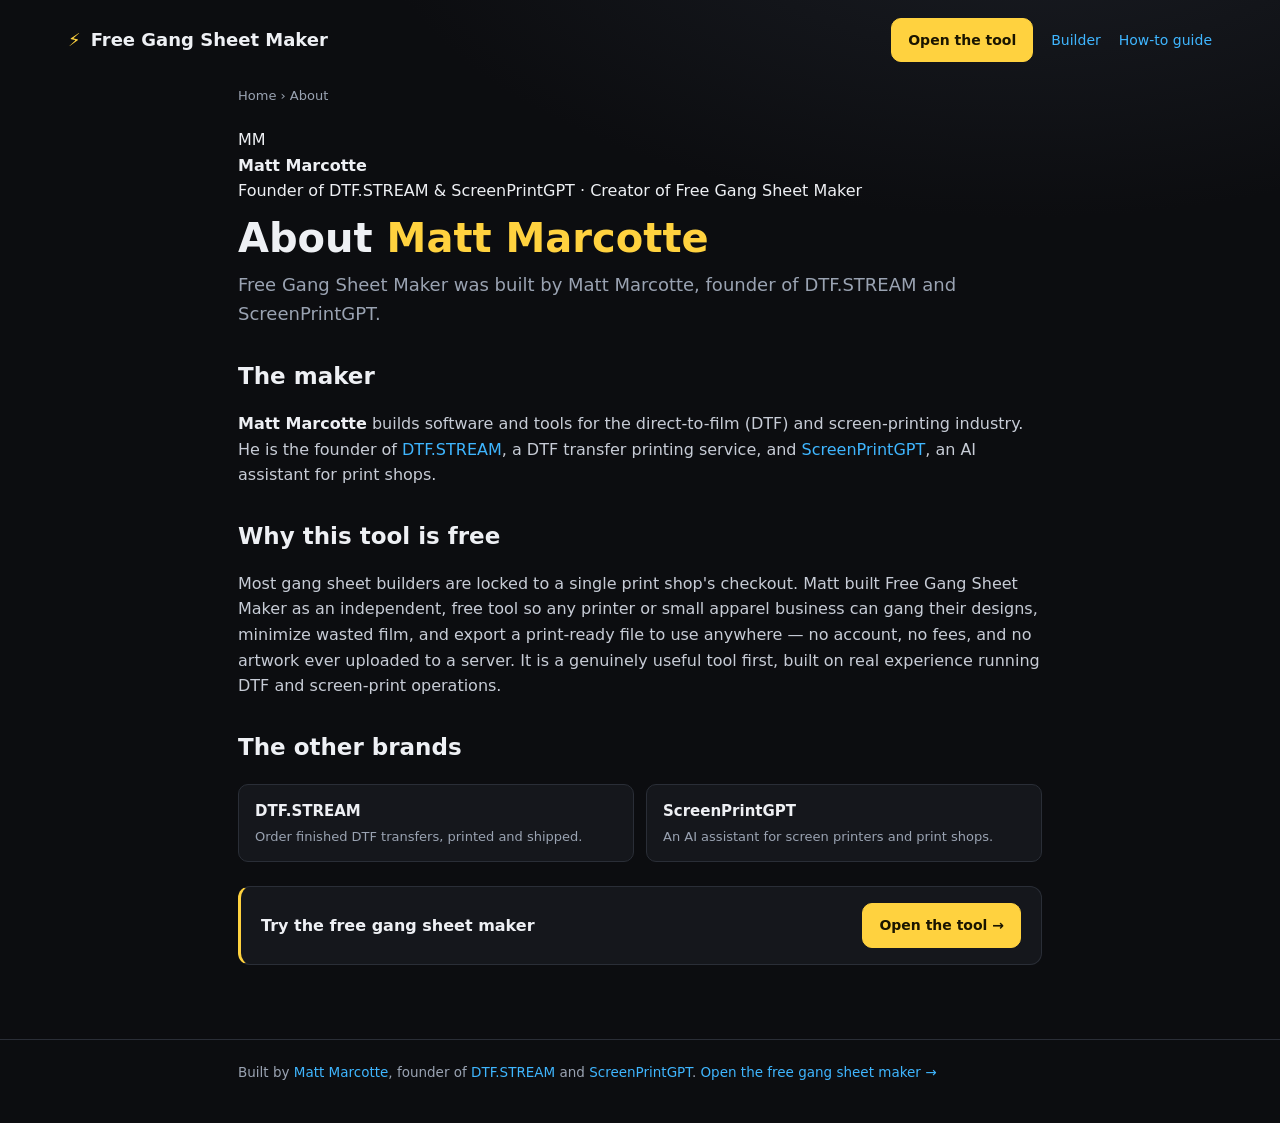
<file: about/index.html>
<!DOCTYPE html>
<html lang="en">
<head>
<meta charset="UTF-8">
<meta name="viewport" content="width=device-width, initial-scale=1.0">
<meta name="google-site-verification" content="frzpiK3cU0z96QrZsSryiQnz0ybhUMakPkOiSBQosBs">

<!-- Google Analytics 4 (gtag.js) -->
<script>
(function(){
  var GA_ID="G-ZG8477726M";
  if(!/^G-[A-Z0-9]{6,}$/.test(GA_ID)) return;
  var s=document.createElement('script');
  s.async=true; s.src="https://www.googletagmanager.com/gtag/js?id="+GA_ID;
  document.head.appendChild(s);
  window.dataLayer=window.dataLayer||[];
  window.gtag=function(){dataLayer.push(arguments);};
  gtag('js', new Date());
  gtag('config', GA_ID);
})();
</script>

<title>About — Matt Marcotte, Maker of Free Gang Sheet Maker</title>
<meta name="description" content="Free Gang Sheet Maker was built by Matt Marcotte, founder of DTF.STREAM and ScreenPrintGPT. Learn about the maker and why the tool is free for the DTF and screen-printing community.">
<meta name="author" content="Matt Marcotte">
<meta name="robots" content="index, follow, max-image-preview:large">
<meta name="theme-color" content="#0c0d10">
<link rel="canonical" href="https://freegangsheetmaker.com/about/">
<link rel="icon" href="/favicon.svg" type="image/svg+xml">

<meta property="og:type" content="profile">
<meta property="profile:first_name" content="Matt">
<meta property="profile:last_name" content="Marcotte">
<meta property="og:site_name" content="Free Gang Sheet Maker">
<meta property="og:title" content="About — Matt Marcotte, Maker of Free Gang Sheet Maker">
<meta property="og:description" content="Free Gang Sheet Maker was built by Matt Marcotte, founder of DTF.STREAM and ScreenPrintGPT.">
<meta property="og:url" content="https://freegangsheetmaker.com/about/">
<meta property="og:image" content="https://freegangsheetmaker.com/og-image.png">
<meta name="twitter:card" content="summary_large_image">
<meta name="twitter:title" content="About — Matt Marcotte, Maker of Free Gang Sheet Maker">
<meta name="twitter:description" content="Built by Matt Marcotte, founder of DTF.STREAM and ScreenPrintGPT.">
<meta name="twitter:image" content="https://freegangsheetmaker.com/og-image.png">

<script type="application/ld+json">
{
  "@context": "https://schema.org",
  "@graph": [
    {
      "@type": "BreadcrumbList",
      "itemListElement": [
        { "@type": "ListItem", "position": 1, "name": "Free Gang Sheet Maker", "item": "https://freegangsheetmaker.com/" },
        { "@type": "ListItem", "position": 2, "name": "About", "item": "https://freegangsheetmaker.com/about/" }
      ]
    },
    {
      "@type": "ProfilePage",
      "url": "https://freegangsheetmaker.com/about/",
      "name": "About Matt Marcotte",
      "mainEntity": { "@id": "https://freegangsheetmaker.com/#matt" }
    },
    {
      "@type": "Person",
      "@id": "https://freegangsheetmaker.com/#matt",
      "name": "Matt Marcotte",
      "url": "https://marcotte.ink/",
      "jobTitle": "Founder",
      "description": "Matt Marcotte is the founder of DTF.STREAM and ScreenPrintGPT and the creator of Free Gang Sheet Maker. He builds software and tools for the direct-to-film (DTF) and screen-printing industry.",
      "knowsAbout": ["DTF printing", "Direct-to-film transfers", "Screen printing", "Gang sheets", "Print shop software"],
      "sameAs": ["https://marcotte.ink/", "https://dtf.stream/", "https://screenprintgpt.com/"],
      "worksFor": [
        { "@type": "Organization", "name": "DTF.STREAM", "url": "https://dtf.stream/" },
        { "@type": "Organization", "name": "ScreenPrintGPT", "url": "https://screenprintgpt.com/" }
      ]
    }
  ]
}
</script>
<link rel="stylesheet" href="/guide.css">
</head>
<body>

<div class="bar">
  <header class="site">
    <div class="brand"><span class="bolt">⚡</span> <a href="/">Free Gang Sheet Maker</a></div>
    <nav class="nav">
      <a class="btn primary" href="/">Open the tool</a>
      <a href="/gang-sheet-builder/">Builder</a>
      <a href="/how-to-build-a-gang-sheet/">How-to guide</a>
    </nav>
  </header>
</div>

<div class="wrap">
  <nav class="breadcrumb"><a href="/">Home</a> › About</nav>
  <main>
    <div class="maker" style="margin-top:14px">
      <div class="av" aria-hidden="true">MM</div>
      <div class="mtext"><b>Matt Marcotte</b><br>Founder of DTF.STREAM &amp; ScreenPrintGPT · Creator of Free Gang Sheet Maker</div>
    </div>

    <h1>About <span class="hl">Matt Marcotte</span></h1>
    <p class="lead">Free Gang Sheet Maker was built by Matt Marcotte, founder of DTF.STREAM and ScreenPrintGPT.</p>

    <h2>The maker</h2>
    <p><a href="https://marcotte.ink/" target="_blank" rel="author noopener"><strong>Matt Marcotte</strong></a> builds software and tools for the direct-to-film (DTF) and screen-printing industry. He is the founder of <a href="https://dtf.stream/" target="_blank" rel="noopener">DTF.STREAM</a>, a DTF transfer printing service, and <a href="https://screenprintgpt.com/" target="_blank" rel="noopener">ScreenPrintGPT</a>, an AI assistant for print shops.</p>

    <h2>Why this tool is free</h2>
    <p>Most gang sheet builders are locked to a single print shop's checkout. Matt built Free Gang Sheet Maker as an independent, free tool so any printer or small apparel business can gang their designs, minimize wasted film, and export a print-ready file to use anywhere — no account, no fees, and no artwork ever uploaded to a server. It is a genuinely useful tool first, built on real experience running DTF and screen-print operations.</p>

    <h2>The other brands</h2>
    <div class="related">
      <a href="https://dtf.stream/" target="_blank" rel="noopener"><b>DTF.STREAM</b><span>Order finished DTF transfers, printed and shipped.</span></a>
      <a href="https://screenprintgpt.com/" target="_blank" rel="noopener"><b>ScreenPrintGPT</b><span>An AI assistant for screen printers and print shops.</span></a>
    </div>

    <div class="cta">
      <div class="t">Try the free gang sheet maker</div>
      <a class="btn primary" href="/">Open the tool →</a>
    </div>
  </main>
</div>

<footer class="site">
  <div class="wrap">Built by <a href="https://marcotte.ink/" target="_blank" rel="author noopener">Matt Marcotte</a>, founder of <a href="https://dtf.stream/" target="_blank" rel="noopener">DTF.STREAM</a> and <a href="https://screenprintgpt.com/" target="_blank" rel="noopener">ScreenPrintGPT</a>. <a href="/">Open the free gang sheet maker →</a></div>
</footer>

</body>
</html>
</file>
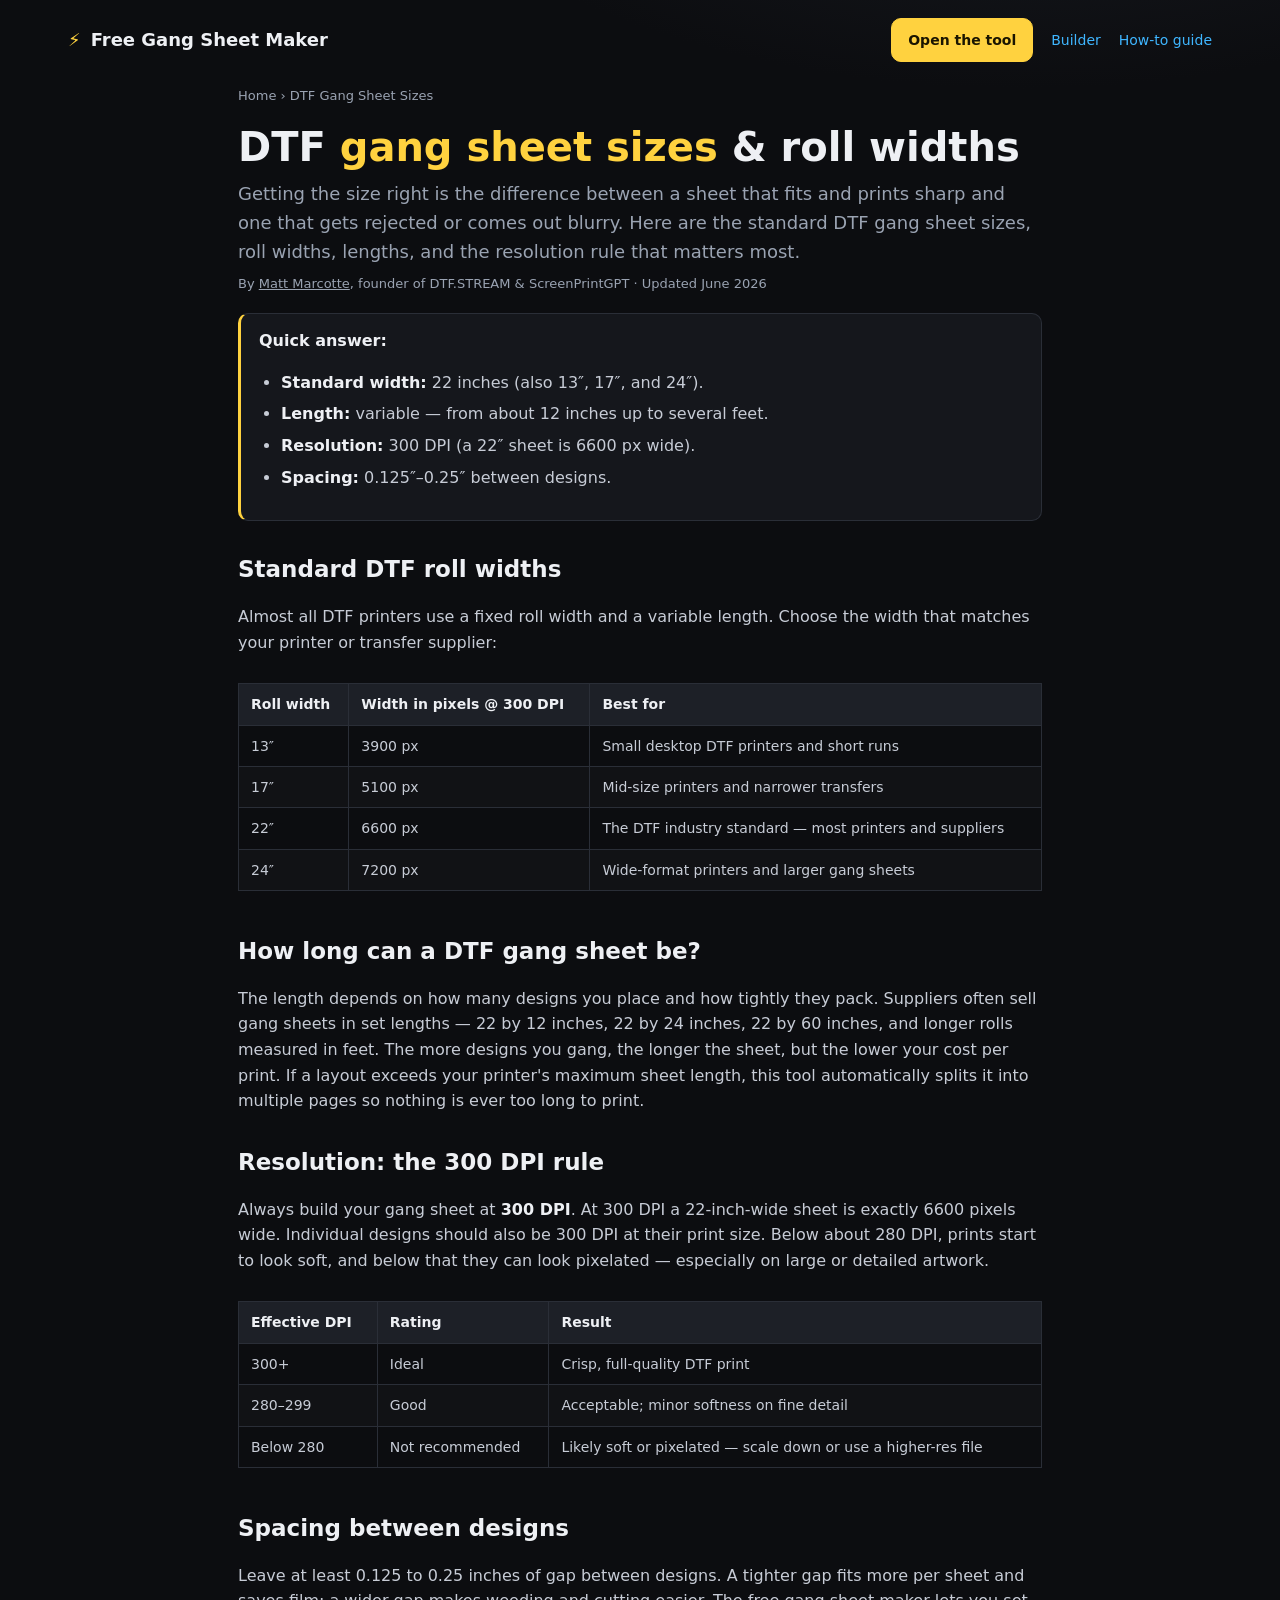
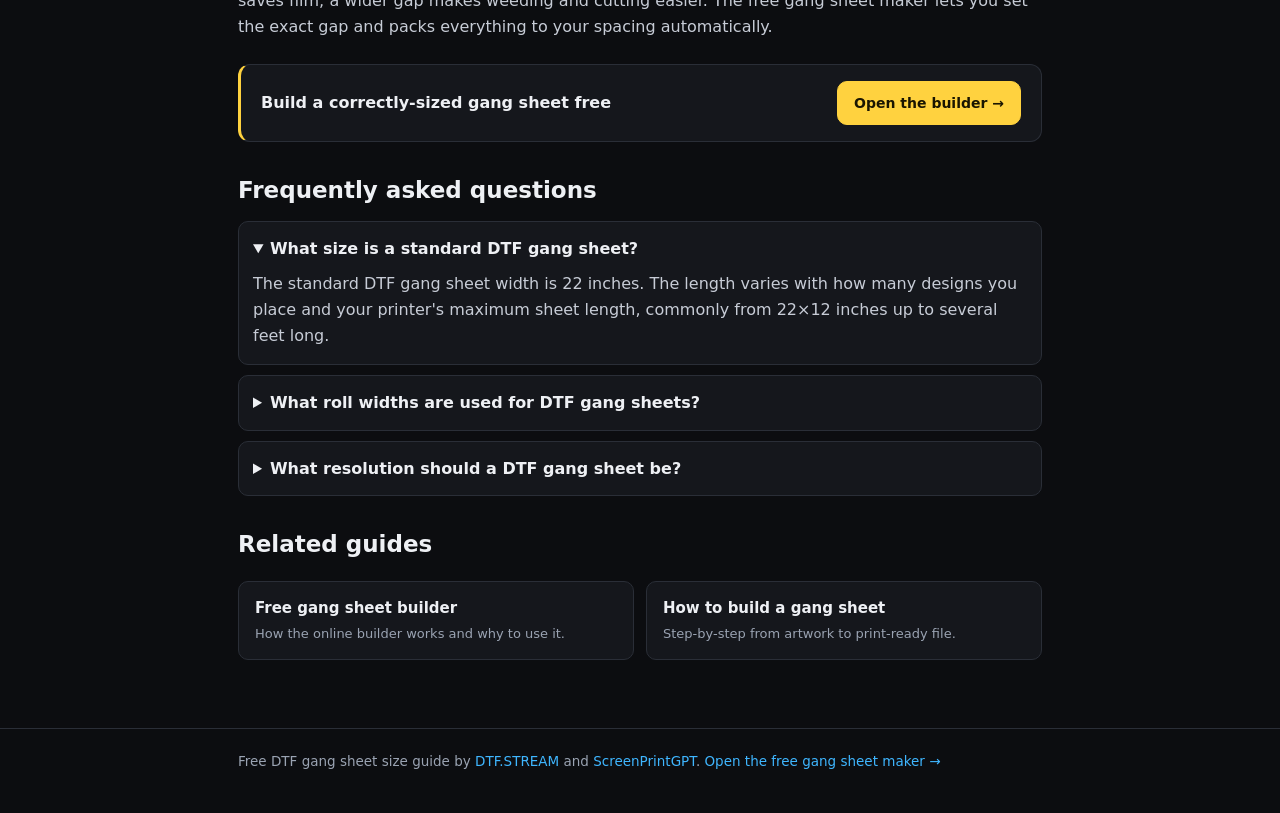
<file: dtf-gang-sheet-sizes/index.html>
<!DOCTYPE html>
<html lang="en">
<head>
<meta charset="UTF-8">
<meta name="viewport" content="width=device-width, initial-scale=1.0">
<meta name="google-site-verification" content="frzpiK3cU0z96QrZsSryiQnz0ybhUMakPkOiSBQosBs">

<!-- Google Analytics 4 (gtag.js) -->
<script>
(function(){
  var GA_ID="G-ZG8477726M";
  if(!/^G-[A-Z0-9]{6,}$/.test(GA_ID)) return;
  var s=document.createElement('script');
  s.async=true; s.src="https://www.googletagmanager.com/gtag/js?id="+GA_ID;
  document.head.appendChild(s);
  window.dataLayer=window.dataLayer||[];
  window.gtag=function(){dataLayer.push(arguments);};
  gtag('js', new Date());
  gtag('config', GA_ID);
})();
</script>

<title>DTF Gang Sheet Sizes &amp; Roll Widths (22", 24" Guide)</title>
<meta name="description" content="DTF gang sheet size guide: standard roll widths (13, 17, 22, 24 inches), how long a gang sheet can be, the 300 DPI resolution rule, and spacing — so your designs fit and print sharp.">
<meta name="keywords" content="DTF gang sheet sizes, gang sheet size, 22 inch gang sheet, gang sheet dimensions, gang sheet roll width, DTF gang sheet size guide, what size gang sheet">
<meta name="robots" content="index, follow, max-image-preview:large, max-snippet:-1">
<meta name="theme-color" content="#0c0d10">
<link rel="canonical" href="https://freegangsheetmaker.com/dtf-gang-sheet-sizes/">
<link rel="icon" href="/favicon.svg" type="image/svg+xml">

<meta property="og:type" content="article">
<meta property="og:site_name" content="Free Gang Sheet Maker">
<meta property="og:title" content="DTF Gang Sheet Sizes & Roll Widths (22&quot;, 24&quot; Guide)">
<meta property="og:description" content="Standard DTF gang sheet roll widths, lengths, the 300 DPI rule, and design spacing — everything so your sheet fits and prints sharp.">
<meta property="og:url" content="https://freegangsheetmaker.com/dtf-gang-sheet-sizes/">
<meta property="og:image" content="https://freegangsheetmaker.com/og-image.png">
<meta name="twitter:card" content="summary_large_image">
<meta name="twitter:title" content="DTF Gang Sheet Sizes & Roll Widths Guide">
<meta name="twitter:description" content="Standard DTF gang sheet sizes, roll widths, lengths, and the 300 DPI rule.">
<meta name="twitter:image" content="https://freegangsheetmaker.com/og-image.png">

<script type="application/ld+json">
{
  "@context": "https://schema.org",
  "@graph": [
    {
      "@type": "BreadcrumbList",
      "itemListElement": [
        { "@type": "ListItem", "position": 1, "name": "Free Gang Sheet Maker", "item": "https://freegangsheetmaker.com/" },
        { "@type": "ListItem", "position": 2, "name": "DTF Gang Sheet Sizes", "item": "https://freegangsheetmaker.com/dtf-gang-sheet-sizes/" }
      ]
    },
    {
      "@type": "Article",
      "headline": "DTF Gang Sheet Sizes and Roll Widths",
      "description": "A guide to standard DTF gang sheet sizes, roll widths, lengths, resolution, and spacing.",
      "author": { "@type": "Person", "name": "Matt Marcotte", "url": "https://marcotte.ink/", "sameAs": ["https://marcotte.ink/", "https://dtf.stream/", "https://screenprintgpt.com/"] },
      "publisher": { "@type": "Organization", "name": "Free Gang Sheet Maker", "logo": { "@type": "ImageObject", "url": "https://freegangsheetmaker.com/favicon.svg" } },
      "mainEntityOfPage": "https://freegangsheetmaker.com/dtf-gang-sheet-sizes/",
      "image": "https://freegangsheetmaker.com/og-image.png"
    },
    {
      "@type": "FAQPage",
      "mainEntity": [
        { "@type": "Question", "name": "What size is a standard DTF gang sheet?", "acceptedAnswer": { "@type": "Answer", "text": "The standard DTF gang sheet width is 22 inches. The length varies with how many designs you place and your printer's maximum sheet length. Common lengths run from 22 by 12 inches up to several feet long." } },
        { "@type": "Question", "name": "What roll widths are used for DTF gang sheets?", "acceptedAnswer": { "@type": "Answer", "text": "The common DTF roll widths are 13, 17, 22, and 24 inches. 22 inches is the industry standard and matches most printers and transfer suppliers." } },
        { "@type": "Question", "name": "What resolution should a DTF gang sheet be?", "acceptedAnswer": { "@type": "Answer", "text": "Build your gang sheet at 300 DPI. At 300 DPI a 22 inch wide sheet is 6600 pixels wide. Designs below about 280 DPI at print size can look soft or pixelated." } }
      ]
    }
  ]
}
</script>
<link rel="stylesheet" href="/guide.css">
</head>
<body>

<div class="bar">
  <header class="site">
    <div class="brand"><span class="bolt">⚡</span> <a href="/">Free Gang Sheet Maker</a></div>
    <nav class="nav">
      <a class="btn primary" href="/">Open the tool</a>
      <a href="/gang-sheet-builder/">Builder</a>
      <a href="/how-to-build-a-gang-sheet/">How-to guide</a>
    </nav>
  </header>
</div>

<div class="wrap">
  <nav class="breadcrumb"><a href="/">Home</a> › DTF Gang Sheet Sizes</nav>
  <main>
    <h1>DTF <span class="hl">gang sheet sizes</span> &amp; roll widths</h1>
    <p class="lead">Getting the size right is the difference between a sheet that fits and prints sharp and one that gets rejected or comes out blurry. Here are the standard DTF gang sheet sizes, roll widths, lengths, and the resolution rule that matters most.</p>
    <p class="byline">By <a href="https://marcotte.ink/" rel="author" target="_blank">Matt Marcotte</a>, founder of DTF.STREAM &amp; ScreenPrintGPT · Updated June 2026</p>

    <div class="keyfacts">
      <strong>Quick answer:</strong>
      <ul>
        <li><strong>Standard width:</strong> 22 inches (also 13″, 17″, and 24″).</li>
        <li><strong>Length:</strong> variable — from about 12 inches up to several feet.</li>
        <li><strong>Resolution:</strong> 300 DPI (a 22″ sheet is 6600 px wide).</li>
        <li><strong>Spacing:</strong> 0.125″–0.25″ between designs.</li>
      </ul>
    </div>

    <h2>Standard DTF roll widths</h2>
    <p>Almost all DTF printers use a fixed roll width and a variable length. Choose the width that matches your printer or transfer supplier:</p>
    <div class="tablewrap">
      <table class="specs">
        <thead><tr><th>Roll width</th><th>Width in pixels @ 300 DPI</th><th>Best for</th></tr></thead>
        <tbody>
          <tr><td>13″</td><td>3900 px</td><td>Small desktop DTF printers and short runs</td></tr>
          <tr><td>17″</td><td>5100 px</td><td>Mid-size printers and narrower transfers</td></tr>
          <tr><td>22″</td><td>6600 px</td><td>The DTF industry standard — most printers and suppliers</td></tr>
          <tr><td>24″</td><td>7200 px</td><td>Wide-format printers and larger gang sheets</td></tr>
        </tbody>
      </table>
    </div>

    <h2>How long can a DTF gang sheet be?</h2>
    <p>The length depends on how many designs you place and how tightly they pack. Suppliers often sell gang sheets in set lengths — 22 by 12 inches, 22 by 24 inches, 22 by 60 inches, and longer rolls measured in feet. The more designs you gang, the longer the sheet, but the lower your cost per print. If a layout exceeds your printer's maximum sheet length, this tool automatically splits it into multiple pages so nothing is ever too long to print.</p>

    <h2>Resolution: the 300 DPI rule</h2>
    <p>Always build your gang sheet at <strong>300 DPI</strong>. At 300 DPI a 22-inch-wide sheet is exactly 6600 pixels wide. Individual designs should also be 300 DPI at their print size. Below about 280 DPI, prints start to look soft, and below that they can look pixelated — especially on large or detailed artwork.</p>
    <div class="tablewrap">
      <table class="specs">
        <thead><tr><th>Effective DPI</th><th>Rating</th><th>Result</th></tr></thead>
        <tbody>
          <tr><td>300+</td><td>Ideal</td><td>Crisp, full-quality DTF print</td></tr>
          <tr><td>280–299</td><td>Good</td><td>Acceptable; minor softness on fine detail</td></tr>
          <tr><td>Below 280</td><td>Not recommended</td><td>Likely soft or pixelated — scale down or use a higher-res file</td></tr>
        </tbody>
      </table>
    </div>

    <h2>Spacing between designs</h2>
    <p>Leave at least 0.125 to 0.25 inches of gap between designs. A tighter gap fits more per sheet and saves film; a wider gap makes weeding and cutting easier. The free gang sheet maker lets you set the exact gap and packs everything to your spacing automatically.</p>

    <div class="cta">
      <div class="t">Build a correctly-sized gang sheet free</div>
      <a class="btn primary" href="/">Open the builder →</a>
    </div>

    <h2>Frequently asked questions</h2>
    <div class="faq">
      <details open><summary>What size is a standard DTF gang sheet?</summary><p>The standard DTF gang sheet width is 22 inches. The length varies with how many designs you place and your printer's maximum sheet length, commonly from 22×12 inches up to several feet long.</p></details>
      <details><summary>What roll widths are used for DTF gang sheets?</summary><p>The common DTF roll widths are 13, 17, 22, and 24 inches. 22 inches is the industry standard and matches most printers and transfer suppliers.</p></details>
      <details><summary>What resolution should a DTF gang sheet be?</summary><p>Build it at 300 DPI. At 300 DPI a 22-inch-wide sheet is 6600 pixels wide. Designs below about 280 DPI at print size can look soft or pixelated.</p></details>
    </div>

    <h2>Related guides</h2>
    <div class="related">
      <a href="/gang-sheet-builder/"><b>Free gang sheet builder</b><span>How the online builder works and why to use it.</span></a>
      <a href="/how-to-build-a-gang-sheet/"><b>How to build a gang sheet</b><span>Step-by-step from artwork to print-ready file.</span></a>
    </div>
  </main>
</div>

<footer class="site">
  <div class="wrap">Free DTF gang sheet size guide by <a href="https://dtf.stream/" target="_blank" rel="noopener">DTF.STREAM</a> and <a href="https://screenprintgpt.com/" target="_blank" rel="noopener">ScreenPrintGPT</a>. <a href="/">Open the free gang sheet maker →</a></div>
</footer>

</body>
</html>
</file>
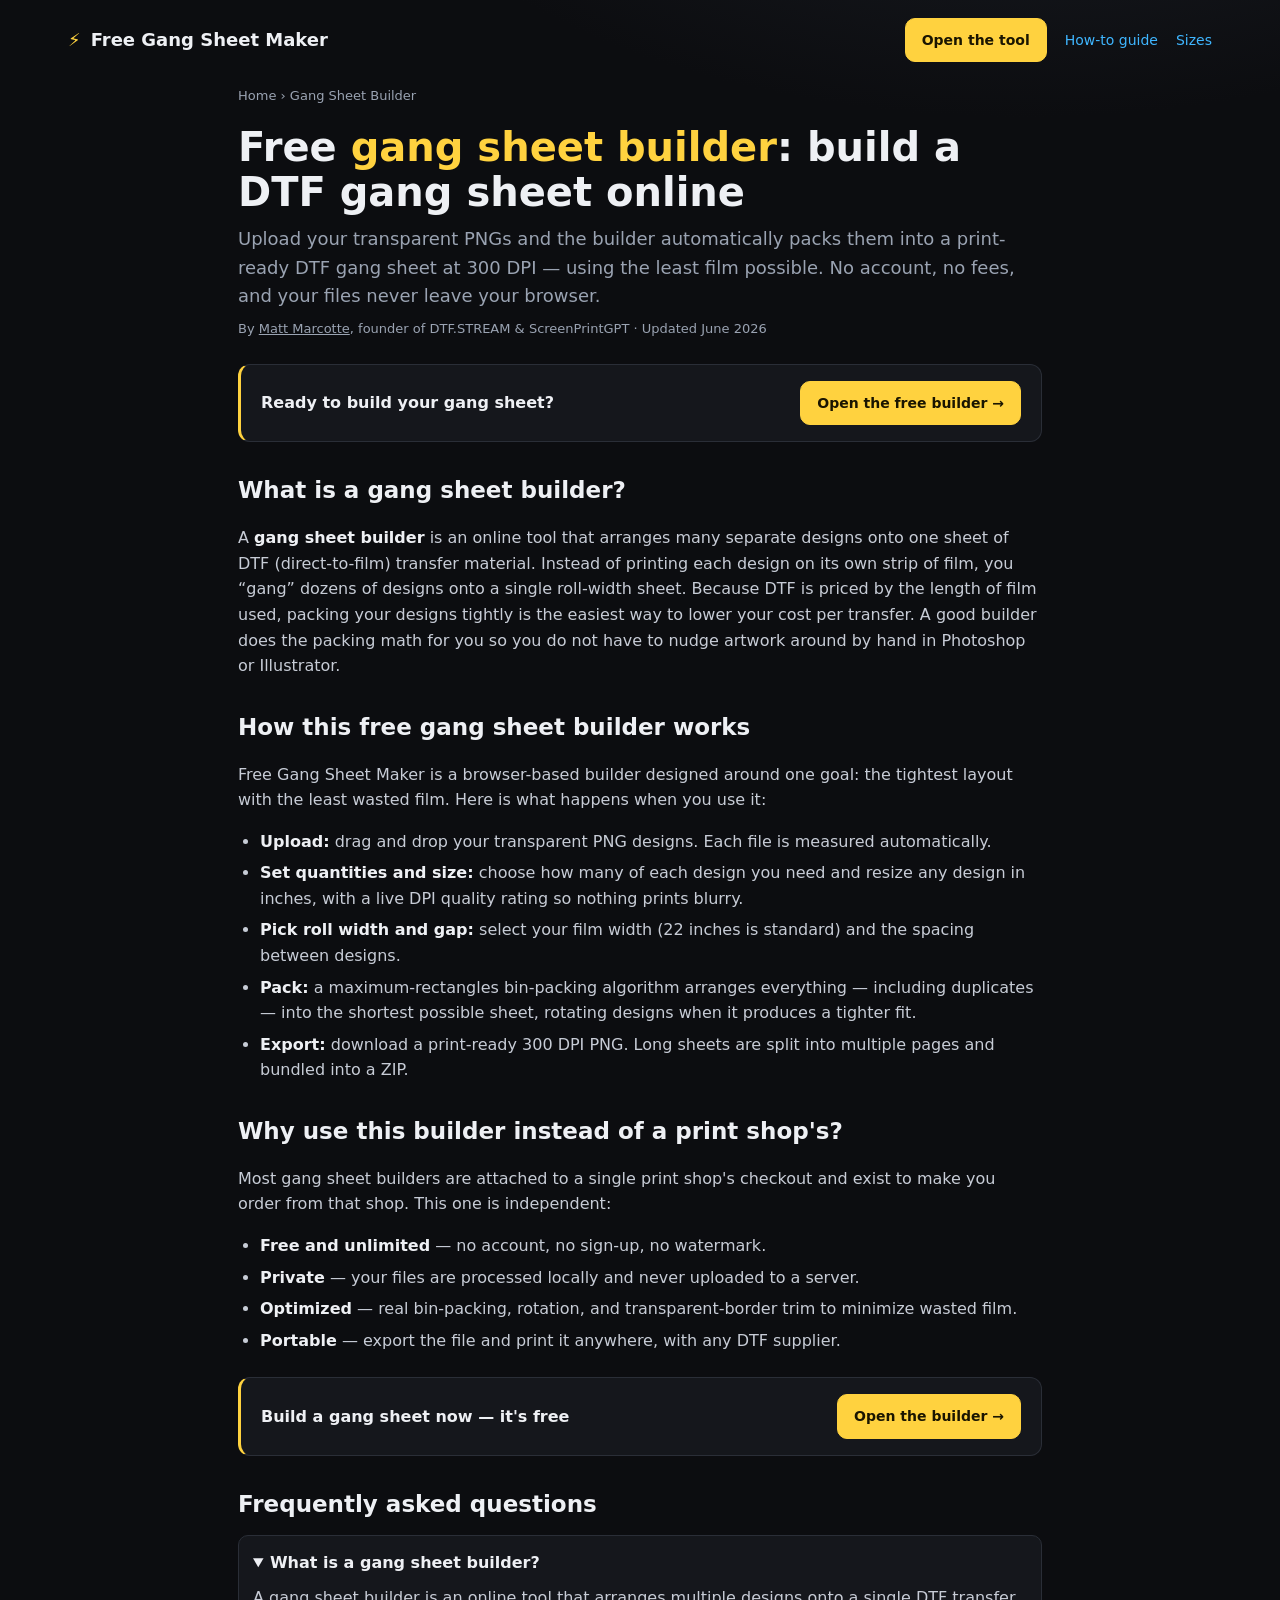
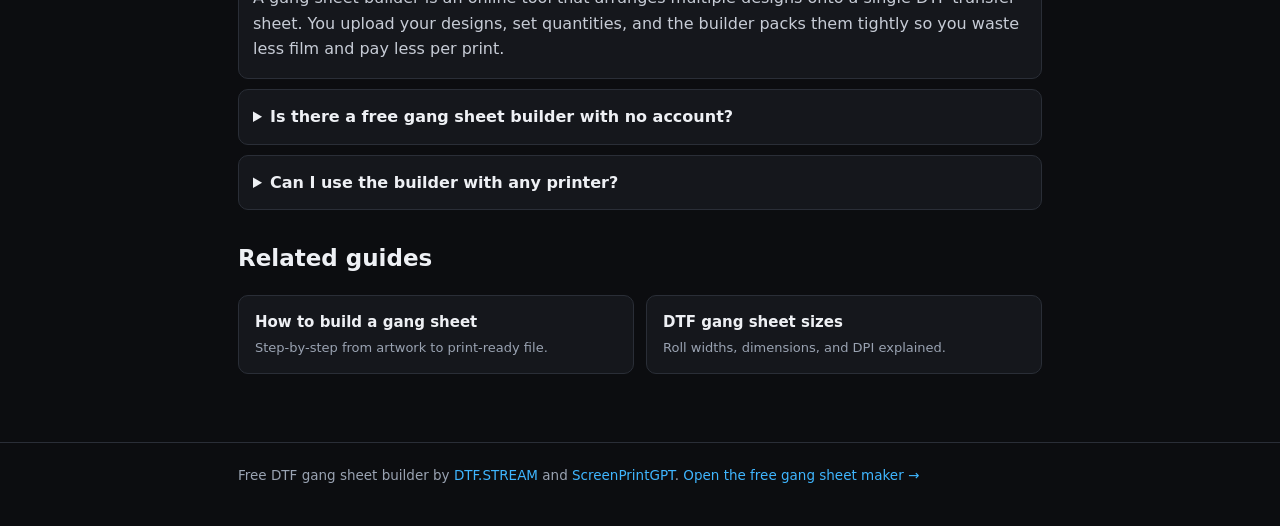
<file: gang-sheet-builder/index.html>
<!DOCTYPE html>
<html lang="en">
<head>
<meta charset="UTF-8">
<meta name="viewport" content="width=device-width, initial-scale=1.0">
<meta name="google-site-verification" content="frzpiK3cU0z96QrZsSryiQnz0ybhUMakPkOiSBQosBs">

<!-- Google Analytics 4 (gtag.js) -->
<script>
(function(){
  var GA_ID="G-ZG8477726M";
  if(!/^G-[A-Z0-9]{6,}$/.test(GA_ID)) return;
  var s=document.createElement('script');
  s.async=true; s.src="https://www.googletagmanager.com/gtag/js?id="+GA_ID;
  document.head.appendChild(s);
  window.dataLayer=window.dataLayer||[];
  window.gtag=function(){dataLayer.push(arguments);};
  gtag('js', new Date());
  gtag('config', GA_ID);
})();
</script>

<title>Free Gang Sheet Builder | Build a DTF Gang Sheet Online</title>
<meta name="description" content="A free online gang sheet builder for DTF. Upload transparent PNGs and the builder packs them into a print-ready 300 DPI gang sheet with the least wasted film — no account, no fees, nothing uploaded.">
<meta name="keywords" content="gang sheet builder, free gang sheet builder, DTF gang sheet builder, online gang sheet builder, build a gang sheet, gang sheet builder free, DTF builder">
<meta name="robots" content="index, follow, max-image-preview:large, max-snippet:-1">
<meta name="theme-color" content="#0c0d10">
<link rel="canonical" href="https://freegangsheetmaker.com/gang-sheet-builder/">
<link rel="icon" href="/favicon.svg" type="image/svg+xml">

<meta property="og:type" content="article">
<meta property="og:site_name" content="Free Gang Sheet Maker">
<meta property="og:title" content="Free Gang Sheet Builder | Build a DTF Gang Sheet Online">
<meta property="og:description" content="Upload transparent PNGs and the free builder packs them into a print-ready 300 DPI gang sheet with the least wasted film. No account, runs in your browser.">
<meta property="og:url" content="https://freegangsheetmaker.com/gang-sheet-builder/">
<meta property="og:image" content="https://freegangsheetmaker.com/og-image.png">
<meta name="twitter:card" content="summary_large_image">
<meta name="twitter:title" content="Free Gang Sheet Builder | Build a DTF Gang Sheet Online">
<meta name="twitter:description" content="Free online DTF gang sheet builder — pack your PNGs into a print-ready 300 DPI sheet with the least wasted film.">
<meta name="twitter:image" content="https://freegangsheetmaker.com/og-image.png">

<script type="application/ld+json">
{
  "@context": "https://schema.org",
  "@graph": [
    {
      "@type": "BreadcrumbList",
      "itemListElement": [
        { "@type": "ListItem", "position": 1, "name": "Free Gang Sheet Maker", "item": "https://freegangsheetmaker.com/" },
        { "@type": "ListItem", "position": 2, "name": "Gang Sheet Builder", "item": "https://freegangsheetmaker.com/gang-sheet-builder/" }
      ]
    },
    {
      "@type": "Article",
      "headline": "Free Gang Sheet Builder: Build a DTF Gang Sheet Online",
      "description": "How a free online gang sheet builder works and how to use it to pack DTF designs into the least wasted film.",
      "author": { "@type": "Person", "name": "Matt Marcotte", "url": "https://marcotte.ink/", "sameAs": ["https://marcotte.ink/", "https://dtf.stream/", "https://screenprintgpt.com/"] },
      "publisher": { "@type": "Organization", "name": "Free Gang Sheet Maker", "logo": { "@type": "ImageObject", "url": "https://freegangsheetmaker.com/favicon.svg" } },
      "mainEntityOfPage": "https://freegangsheetmaker.com/gang-sheet-builder/",
      "image": "https://freegangsheetmaker.com/og-image.png"
    },
    {
      "@type": "FAQPage",
      "mainEntity": [
        { "@type": "Question", "name": "What is a gang sheet builder?", "acceptedAnswer": { "@type": "Answer", "text": "A gang sheet builder is an online tool that arranges multiple designs onto a single DTF transfer sheet. You upload your designs, set quantities, and the builder packs them tightly so you waste less film and pay less per print." } },
        { "@type": "Question", "name": "Is there a free gang sheet builder with no account?", "acceptedAnswer": { "@type": "Answer", "text": "Yes. Free Gang Sheet Maker is a free online gang sheet builder with no account, no fees, and no watermark. It runs entirely in your browser and never uploads your artwork." } },
        { "@type": "Question", "name": "Can I use the gang sheet builder with any printer?", "acceptedAnswer": { "@type": "Answer", "text": "Yes. The builder exports a print-ready 300 DPI PNG you can send to any DTF printer or transfer supplier. It is not tied to a single print shop." } }
      ]
    }
  ]
}
</script>
<link rel="stylesheet" href="/guide.css">
</head>
<body>

<div class="bar">
  <header class="site">
    <div class="brand"><span class="bolt">⚡</span> <a href="/">Free Gang Sheet Maker</a></div>
    <nav class="nav">
      <a class="btn primary" href="/">Open the tool</a>
      <a href="/how-to-build-a-gang-sheet/">How-to guide</a>
      <a href="/dtf-gang-sheet-sizes/">Sizes</a>
    </nav>
  </header>
</div>

<div class="wrap">
  <nav class="breadcrumb"><a href="/">Home</a> › Gang Sheet Builder</nav>
  <main>
    <h1>Free <span class="hl">gang sheet builder</span>: build a DTF gang sheet online</h1>
    <p class="lead">Upload your transparent PNGs and the builder automatically packs them into a print-ready DTF gang sheet at 300 DPI — using the least film possible. No account, no fees, and your files never leave your browser.</p>
    <p class="byline">By <a href="https://marcotte.ink/" rel="author" target="_blank">Matt Marcotte</a>, founder of DTF.STREAM &amp; ScreenPrintGPT · Updated June 2026</p>

    <div class="cta">
      <div class="t">Ready to build your gang sheet?</div>
      <a class="btn primary" href="/">Open the free builder →</a>
    </div>

    <h2>What is a gang sheet builder?</h2>
    <p>A <strong>gang sheet builder</strong> is an online tool that arranges many separate designs onto one sheet of DTF (direct-to-film) transfer material. Instead of printing each design on its own strip of film, you “gang” dozens of designs onto a single roll-width sheet. Because DTF is priced by the length of film used, packing your designs tightly is the easiest way to lower your cost per transfer. A good builder does the packing math for you so you do not have to nudge artwork around by hand in Photoshop or Illustrator.</p>

    <h2>How this free gang sheet builder works</h2>
    <p>Free Gang Sheet Maker is a browser-based builder designed around one goal: the tightest layout with the least wasted film. Here is what happens when you use it:</p>
    <ul>
      <li><strong>Upload:</strong> drag and drop your transparent PNG designs. Each file is measured automatically.</li>
      <li><strong>Set quantities and size:</strong> choose how many of each design you need and resize any design in inches, with a live DPI quality rating so nothing prints blurry.</li>
      <li><strong>Pick roll width and gap:</strong> select your film width (22 inches is standard) and the spacing between designs.</li>
      <li><strong>Pack:</strong> a maximum-rectangles bin-packing algorithm arranges everything — including duplicates — into the shortest possible sheet, rotating designs when it produces a tighter fit.</li>
      <li><strong>Export:</strong> download a print-ready 300 DPI PNG. Long sheets are split into multiple pages and bundled into a ZIP.</li>
    </ul>

    <h2>Why use this builder instead of a print shop's?</h2>
    <p>Most gang sheet builders are attached to a single print shop's checkout and exist to make you order from that shop. This one is independent:</p>
    <ul>
      <li><strong>Free and unlimited</strong> — no account, no sign-up, no watermark.</li>
      <li><strong>Private</strong> — your files are processed locally and never uploaded to a server.</li>
      <li><strong>Optimized</strong> — real bin-packing, rotation, and transparent-border trim to minimize wasted film.</li>
      <li><strong>Portable</strong> — export the file and print it anywhere, with any DTF supplier.</li>
    </ul>

    <div class="cta">
      <div class="t">Build a gang sheet now — it's free</div>
      <a class="btn primary" href="/">Open the builder →</a>
    </div>

    <h2>Frequently asked questions</h2>
    <div class="faq">
      <details open><summary>What is a gang sheet builder?</summary><p>A gang sheet builder is an online tool that arranges multiple designs onto a single DTF transfer sheet. You upload your designs, set quantities, and the builder packs them tightly so you waste less film and pay less per print.</p></details>
      <details><summary>Is there a free gang sheet builder with no account?</summary><p>Yes. Free Gang Sheet Maker is a free online gang sheet builder with no account, no fees, and no watermark. It runs entirely in your browser and never uploads your artwork.</p></details>
      <details><summary>Can I use the builder with any printer?</summary><p>Yes. It exports a print-ready 300 DPI PNG you can send to any DTF printer or transfer supplier. It is not tied to a single print shop.</p></details>
    </div>

    <h2>Related guides</h2>
    <div class="related">
      <a href="/how-to-build-a-gang-sheet/"><b>How to build a gang sheet</b><span>Step-by-step from artwork to print-ready file.</span></a>
      <a href="/dtf-gang-sheet-sizes/"><b>DTF gang sheet sizes</b><span>Roll widths, dimensions, and DPI explained.</span></a>
    </div>
  </main>
</div>

<footer class="site">
  <div class="wrap">Free DTF gang sheet builder by <a href="https://dtf.stream/" target="_blank" rel="noopener">DTF.STREAM</a> and <a href="https://screenprintgpt.com/" target="_blank" rel="noopener">ScreenPrintGPT</a>. <a href="/">Open the free gang sheet maker →</a></div>
</footer>

</body>
</html>
</file>
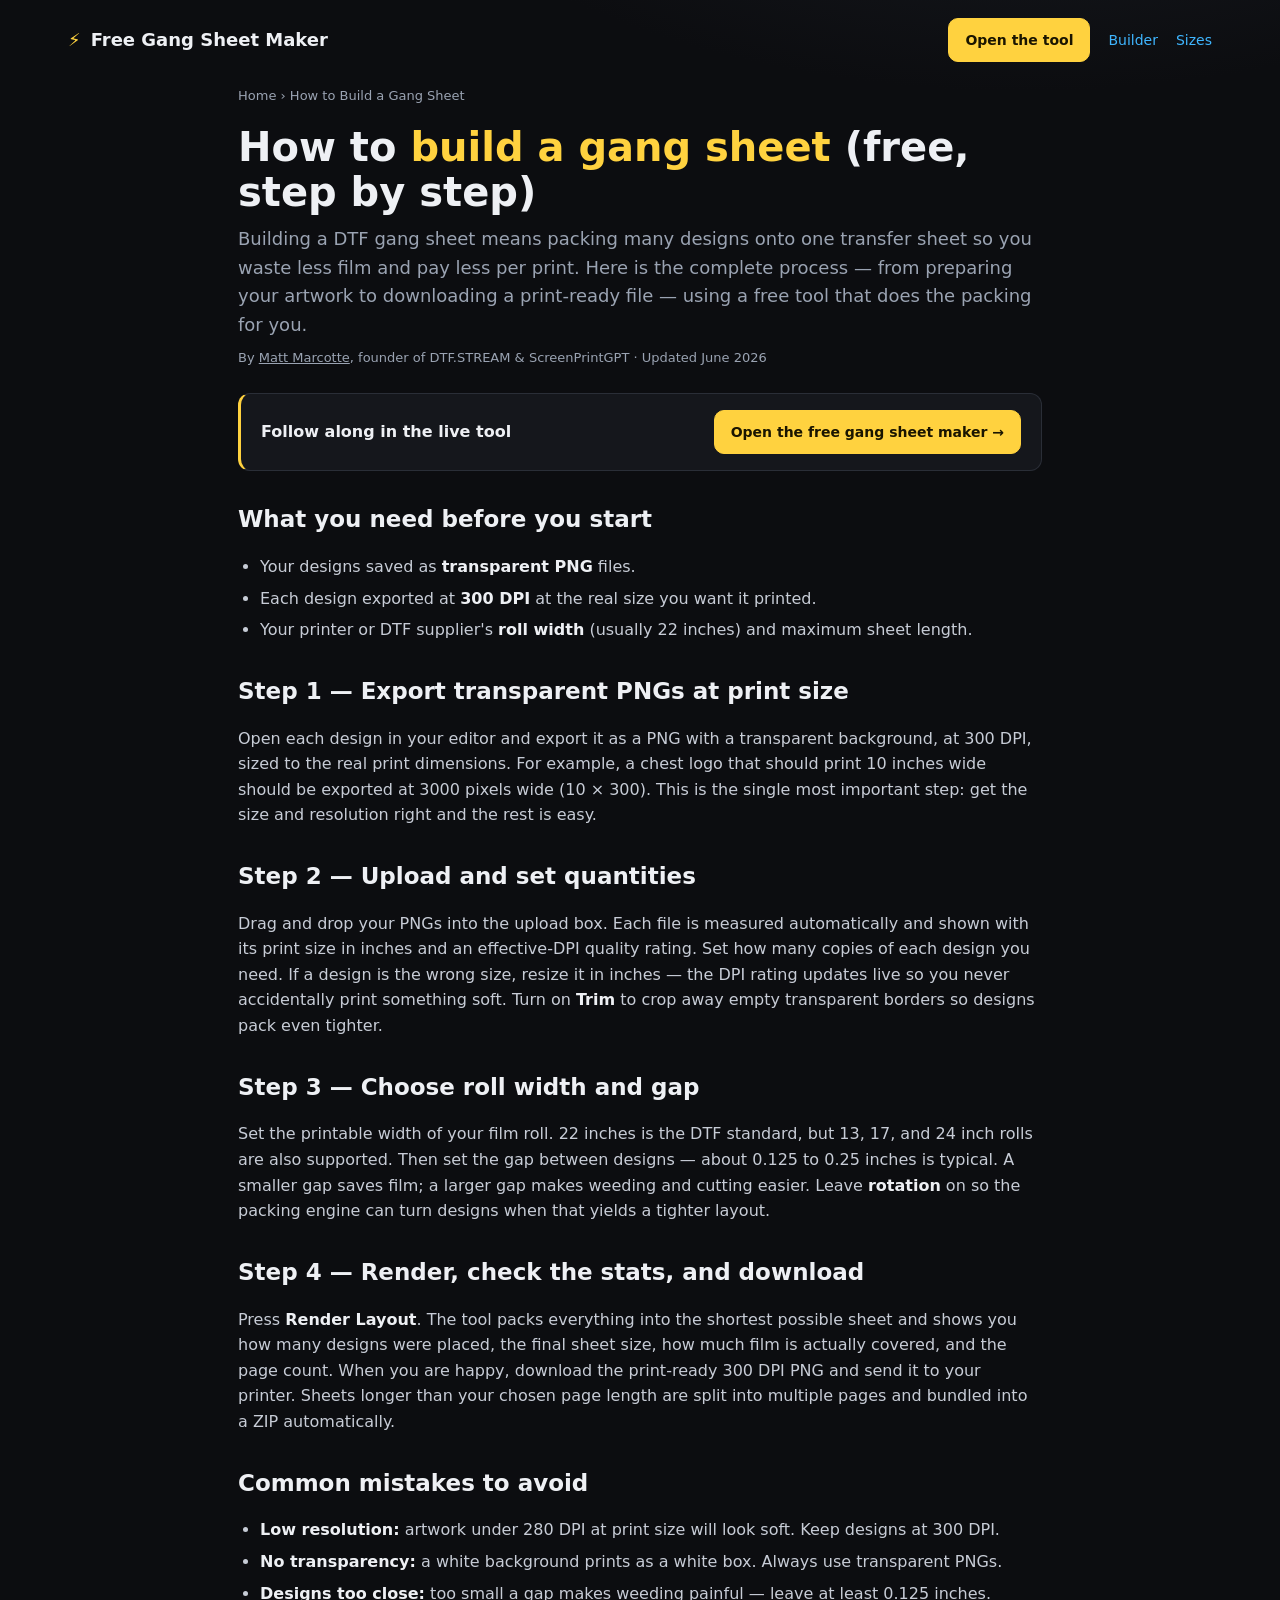
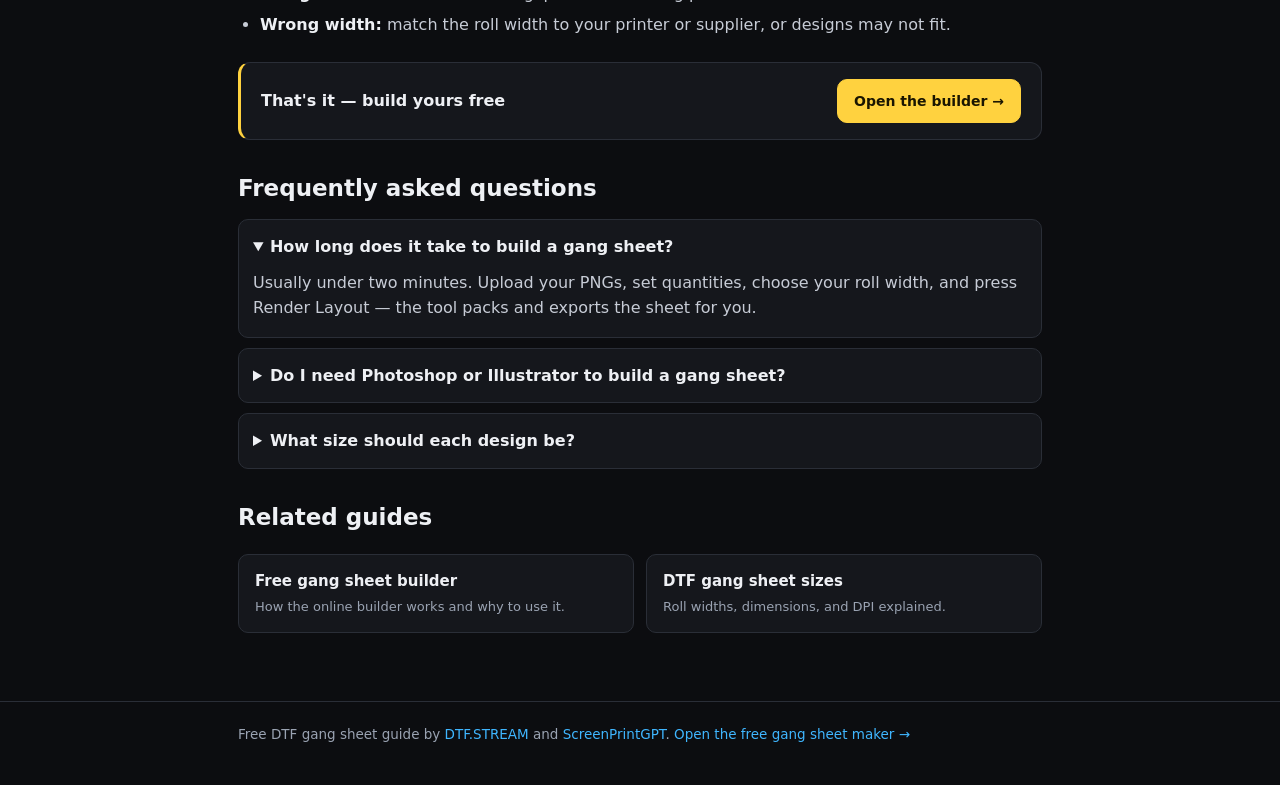
<file: how-to-build-a-gang-sheet/index.html>
<!DOCTYPE html>
<html lang="en">
<head>
<meta charset="UTF-8">
<meta name="viewport" content="width=device-width, initial-scale=1.0">
<meta name="google-site-verification" content="frzpiK3cU0z96QrZsSryiQnz0ybhUMakPkOiSBQosBs">

<!-- Google Analytics 4 (gtag.js) -->
<script>
(function(){
  var GA_ID="G-ZG8477726M";
  if(!/^G-[A-Z0-9]{6,}$/.test(GA_ID)) return;
  var s=document.createElement('script');
  s.async=true; s.src="https://www.googletagmanager.com/gtag/js?id="+GA_ID;
  document.head.appendChild(s);
  window.dataLayer=window.dataLayer||[];
  window.gtag=function(){dataLayer.push(arguments);};
  gtag('js', new Date());
  gtag('config', GA_ID);
})();
</script>

<title>How to Build a Gang Sheet (Free, Step by Step) — DTF Guide</title>
<meta name="description" content="Learn how to build a DTF gang sheet for free, step by step: export PNGs at 300 DPI, upload, set quantities, choose roll width and gap, then render and download a print-ready sheet with the least wasted film.">
<meta name="keywords" content="how to build a gang sheet, how to make a gang sheet, build a gang sheet, make a DTF gang sheet, gang sheet tutorial, how to create a gang sheet">
<meta name="robots" content="index, follow, max-image-preview:large, max-snippet:-1">
<meta name="theme-color" content="#0c0d10">
<link rel="canonical" href="https://freegangsheetmaker.com/how-to-build-a-gang-sheet/">
<link rel="icon" href="/favicon.svg" type="image/svg+xml">

<meta property="og:type" content="article">
<meta property="og:site_name" content="Free Gang Sheet Maker">
<meta property="og:title" content="How to Build a Gang Sheet (Free, Step by Step)">
<meta property="og:description" content="A step-by-step guide to building a print-ready DTF gang sheet for free, from artwork prep to download.">
<meta property="og:url" content="https://freegangsheetmaker.com/how-to-build-a-gang-sheet/">
<meta property="og:image" content="https://freegangsheetmaker.com/og-image.png">
<meta name="twitter:card" content="summary_large_image">
<meta name="twitter:title" content="How to Build a Gang Sheet (Free, Step by Step)">
<meta name="twitter:description" content="From PNGs to a print-ready 300 DPI DTF gang sheet — the full step-by-step, free.">
<meta name="twitter:image" content="https://freegangsheetmaker.com/og-image.png">

<script type="application/ld+json">
{
  "@context": "https://schema.org",
  "@graph": [
    {
      "@type": "BreadcrumbList",
      "itemListElement": [
        { "@type": "ListItem", "position": 1, "name": "Free Gang Sheet Maker", "item": "https://freegangsheetmaker.com/" },
        { "@type": "ListItem", "position": 2, "name": "How to Build a Gang Sheet", "item": "https://freegangsheetmaker.com/how-to-build-a-gang-sheet/" }
      ]
    },
    {
      "@type": "HowTo",
      "name": "How to build a DTF gang sheet for free",
      "description": "Build a print-ready DTF gang sheet from your transparent PNG designs in about two minutes, free and in your browser.",
      "author": { "@type": "Person", "name": "Matt Marcotte", "url": "https://marcotte.ink/", "sameAs": ["https://marcotte.ink/", "https://dtf.stream/", "https://screenprintgpt.com/"] },
      "totalTime": "PT2M",
      "estimatedCost": { "@type": "MonetaryAmount", "currency": "USD", "value": "0" },
      "supply": [{ "@type": "HowToSupply", "name": "Transparent PNG designs at 300 DPI" }],
      "tool": [{ "@type": "HowToTool", "name": "Free Gang Sheet Maker (web browser)" }],
      "step": [
        { "@type": "HowToStep", "position": 1, "name": "Export transparent PNGs at 300 DPI", "text": "Save each design as a transparent PNG at the real print size, at 300 DPI, so it prints sharp and at true size.", "url": "https://freegangsheetmaker.com/how-to-build-a-gang-sheet/#step1" },
        { "@type": "HowToStep", "position": 2, "name": "Upload and set quantities", "text": "Drag your PNGs into the tool, set how many of each you need, resize in inches if needed, and turn on Trim to crop transparent borders.", "url": "https://freegangsheetmaker.com/how-to-build-a-gang-sheet/#step2" },
        { "@type": "HowToStep", "position": 3, "name": "Choose roll width and gap", "text": "Select your film roll width (22 inches is standard) and set a gap of about 0.125 to 0.25 inches between designs. Leave rotation on for a tighter fit.", "url": "https://freegangsheetmaker.com/how-to-build-a-gang-sheet/#step3" },
        { "@type": "HowToStep", "position": 4, "name": "Render and download", "text": "Press Render Layout, check the film-used stat, then download the print-ready 300 DPI PNG. Long sheets are split into a ZIP.", "url": "https://freegangsheetmaker.com/how-to-build-a-gang-sheet/#step4" }
      ]
    }
  ]
}
</script>
<link rel="stylesheet" href="/guide.css">
</head>
<body>

<div class="bar">
  <header class="site">
    <div class="brand"><span class="bolt">⚡</span> <a href="/">Free Gang Sheet Maker</a></div>
    <nav class="nav">
      <a class="btn primary" href="/">Open the tool</a>
      <a href="/gang-sheet-builder/">Builder</a>
      <a href="/dtf-gang-sheet-sizes/">Sizes</a>
    </nav>
  </header>
</div>

<div class="wrap">
  <nav class="breadcrumb"><a href="/">Home</a> › How to Build a Gang Sheet</nav>
  <main>
    <h1>How to <span class="hl">build a gang sheet</span> (free, step by step)</h1>
    <p class="lead">Building a DTF gang sheet means packing many designs onto one transfer sheet so you waste less film and pay less per print. Here is the complete process — from preparing your artwork to downloading a print-ready file — using a free tool that does the packing for you.</p>
    <p class="byline">By <a href="https://marcotte.ink/" rel="author" target="_blank">Matt Marcotte</a>, founder of DTF.STREAM &amp; ScreenPrintGPT · Updated June 2026</p>

    <div class="cta">
      <div class="t">Follow along in the live tool</div>
      <a class="btn primary" href="/">Open the free gang sheet maker →</a>
    </div>

    <h2>What you need before you start</h2>
    <ul>
      <li>Your designs saved as <strong>transparent PNG</strong> files.</li>
      <li>Each design exported at <strong>300 DPI</strong> at the real size you want it printed.</li>
      <li>Your printer or DTF supplier's <strong>roll width</strong> (usually 22 inches) and maximum sheet length.</li>
    </ul>

    <h2 id="step1">Step 1 — Export transparent PNGs at print size</h2>
    <p>Open each design in your editor and export it as a PNG with a transparent background, at 300 DPI, sized to the real print dimensions. For example, a chest logo that should print 10 inches wide should be exported at 3000 pixels wide (10 × 300). This is the single most important step: get the size and resolution right and the rest is easy.</p>

    <h2 id="step2">Step 2 — Upload and set quantities</h2>
    <p>Drag and drop your PNGs into the upload box. Each file is measured automatically and shown with its print size in inches and an effective-DPI quality rating. Set how many copies of each design you need. If a design is the wrong size, resize it in inches — the DPI rating updates live so you never accidentally print something soft. Turn on <strong>Trim</strong> to crop away empty transparent borders so designs pack even tighter.</p>

    <h2 id="step3">Step 3 — Choose roll width and gap</h2>
    <p>Set the printable width of your film roll. 22 inches is the DTF standard, but 13, 17, and 24 inch rolls are also supported. Then set the gap between designs — about 0.125 to 0.25 inches is typical. A smaller gap saves film; a larger gap makes weeding and cutting easier. Leave <strong>rotation</strong> on so the packing engine can turn designs when that yields a tighter layout.</p>

    <h2 id="step4">Step 4 — Render, check the stats, and download</h2>
    <p>Press <strong>Render Layout</strong>. The tool packs everything into the shortest possible sheet and shows you how many designs were placed, the final sheet size, how much film is actually covered, and the page count. When you are happy, download the print-ready 300 DPI PNG and send it to your printer. Sheets longer than your chosen page length are split into multiple pages and bundled into a ZIP automatically.</p>

    <h2>Common mistakes to avoid</h2>
    <ul>
      <li><strong>Low resolution:</strong> artwork under 280 DPI at print size will look soft. Keep designs at 300 DPI.</li>
      <li><strong>No transparency:</strong> a white background prints as a white box. Always use transparent PNGs.</li>
      <li><strong>Designs too close:</strong> too small a gap makes weeding painful — leave at least 0.125 inches.</li>
      <li><strong>Wrong width:</strong> match the roll width to your printer or supplier, or designs may not fit.</li>
    </ul>

    <div class="cta">
      <div class="t">That's it — build yours free</div>
      <a class="btn primary" href="/">Open the builder →</a>
    </div>

    <h2>Frequently asked questions</h2>
    <div class="faq">
      <details open><summary>How long does it take to build a gang sheet?</summary><p>Usually under two minutes. Upload your PNGs, set quantities, choose your roll width, and press Render Layout — the tool packs and exports the sheet for you.</p></details>
      <details><summary>Do I need Photoshop or Illustrator to build a gang sheet?</summary><p>No. You only need transparent PNG files. The free gang sheet maker handles measuring, packing, and exporting in your browser — no design software required.</p></details>
      <details><summary>What size should each design be?</summary><p>Export each design at the real print size at 300 DPI. The tool also lets you resize designs in inches after uploading, with a live DPI quality rating.</p></details>
    </div>

    <h2>Related guides</h2>
    <div class="related">
      <a href="/gang-sheet-builder/"><b>Free gang sheet builder</b><span>How the online builder works and why to use it.</span></a>
      <a href="/dtf-gang-sheet-sizes/"><b>DTF gang sheet sizes</b><span>Roll widths, dimensions, and DPI explained.</span></a>
    </div>
  </main>
</div>

<footer class="site">
  <div class="wrap">Free DTF gang sheet guide by <a href="https://dtf.stream/" target="_blank" rel="noopener">DTF.STREAM</a> and <a href="https://screenprintgpt.com/" target="_blank" rel="noopener">ScreenPrintGPT</a>. <a href="/">Open the free gang sheet maker →</a></div>
</footer>

</body>
</html>
</file>
<file: guide.css>
:root{
  --bg:#0c0d10; --panel:#15171c; --panel-2:#1d2027; --line:#2a2e37;
  --text:#eef0f4; --muted:#9aa3b2; --accent:#ffd23f; --accent-2:#3fb6ff;
  --good:#46d39a; --danger:#ff5d5d; --radius:14px;
}
*{box-sizing:border-box}
html,body{margin:0;padding:0}
body{font-family:system-ui,-apple-system,"Segoe UI",Roboto,Helvetica,Arial,sans-serif;background:radial-gradient(1200px 600px at 80% -10%,#1a1d24 0%,var(--bg) 55%);color:var(--text);line-height:1.6;-webkit-font-smoothing:antialiased}
a{color:var(--accent-2);text-decoration:none}
a:hover{text-decoration:underline}
.wrap{max-width:840px;margin:0 auto;padding:0 18px}
.bar{max-width:1180px;margin:0 auto;padding:18px}
header.site{display:flex;align-items:center;justify-content:space-between;gap:16px;flex-wrap:wrap}
.brand{display:flex;align-items:center;gap:10px;font-weight:800;font-size:18px}
.brand .bolt{color:var(--accent)}
.brand a{color:var(--text)}
.brand a:hover{text-decoration:none}
nav.nav{display:flex;gap:18px;align-items:center;font-size:14px;flex-wrap:wrap}
.btn{display:inline-flex;align-items:center;gap:8px;border:1px solid var(--line);background:var(--panel-2);color:var(--text);padding:10px 16px;border-radius:10px;font-weight:600;font-size:14px}
.btn.primary{background:var(--accent);color:#1a1500;border-color:var(--accent)}
.btn:hover{text-decoration:none;filter:brightness(1.05)}
.breadcrumb{font-size:13px;color:var(--muted);padding:6px 0 0}
.breadcrumb a{color:var(--muted)}
main{padding:6px 0 20px}
h1{font-size:clamp(27px,4vw,40px);line-height:1.12;margin:12px 0 10px;font-weight:850}
h1 .hl{color:var(--accent)}
.lead{font-size:18px;color:var(--muted);margin:0 0 8px}
.byline{font-size:13px;color:var(--muted);margin:0 0 18px}
.byline a{color:var(--muted);text-decoration:underline}
:focus-visible{outline:2px solid var(--accent-2);outline-offset:2px}
@media (prefers-reduced-motion: reduce){*{transition:none !important;animation:none !important}}
h2{font-size:23px;margin:30px 0 12px}
h3{font-size:17px;margin:22px 0 6px}
p,li{color:#c7ccd6}
ul,ol{padding-left:22px}
li{margin:6px 0}
strong{color:var(--text)}
.cta{background:var(--panel);border:1px solid var(--line);border-left:3px solid var(--accent);border-radius:12px;padding:16px 20px;margin:24px 0;display:flex;align-items:center;justify-content:space-between;gap:16px;flex-wrap:wrap}
.cta .t{font-weight:700;font-size:16px}
.keyfacts{background:var(--panel);border:1px solid var(--line);border-left:3px solid var(--accent);border-radius:10px;padding:14px 18px;margin:16px 0}
.keyfacts strong{color:var(--text)}
.tablewrap{overflow-x:auto}
table.specs{border-collapse:collapse;width:100%;margin:12px 0;font-size:14px}
table.specs th,table.specs td{border:1px solid var(--line);padding:9px 12px;text-align:left}
table.specs th{background:var(--panel-2);color:var(--text);font-weight:700}
table.specs td{color:#c7ccd6}
table.specs tr:nth-child(even) td{background:rgba(255,255,255,.02)}
.faq details{border:1px solid var(--line);border-radius:10px;padding:4px 14px;margin-bottom:10px;background:var(--panel)}
.faq summary{cursor:pointer;font-weight:600;padding:10px 0}
.faq p{margin:0 0 12px}
.related{display:grid;grid-template-columns:1fr 1fr;gap:12px;margin:18px 0}
@media(max-width:560px){.related{grid-template-columns:1fr}}
.related a{display:block;border:1px solid var(--line);background:var(--panel);border-radius:10px;padding:14px 16px;color:var(--text)}
.related a:hover{border-color:var(--accent);text-decoration:none}
.related a b{display:block;font-size:15px}
.related a span{display:block;color:var(--muted);font-size:13px;margin-top:4px}
footer.site{border-top:1px solid var(--line);margin-top:30px;padding:22px 0 40px;color:var(--muted);font-size:13.5px}
</file>
